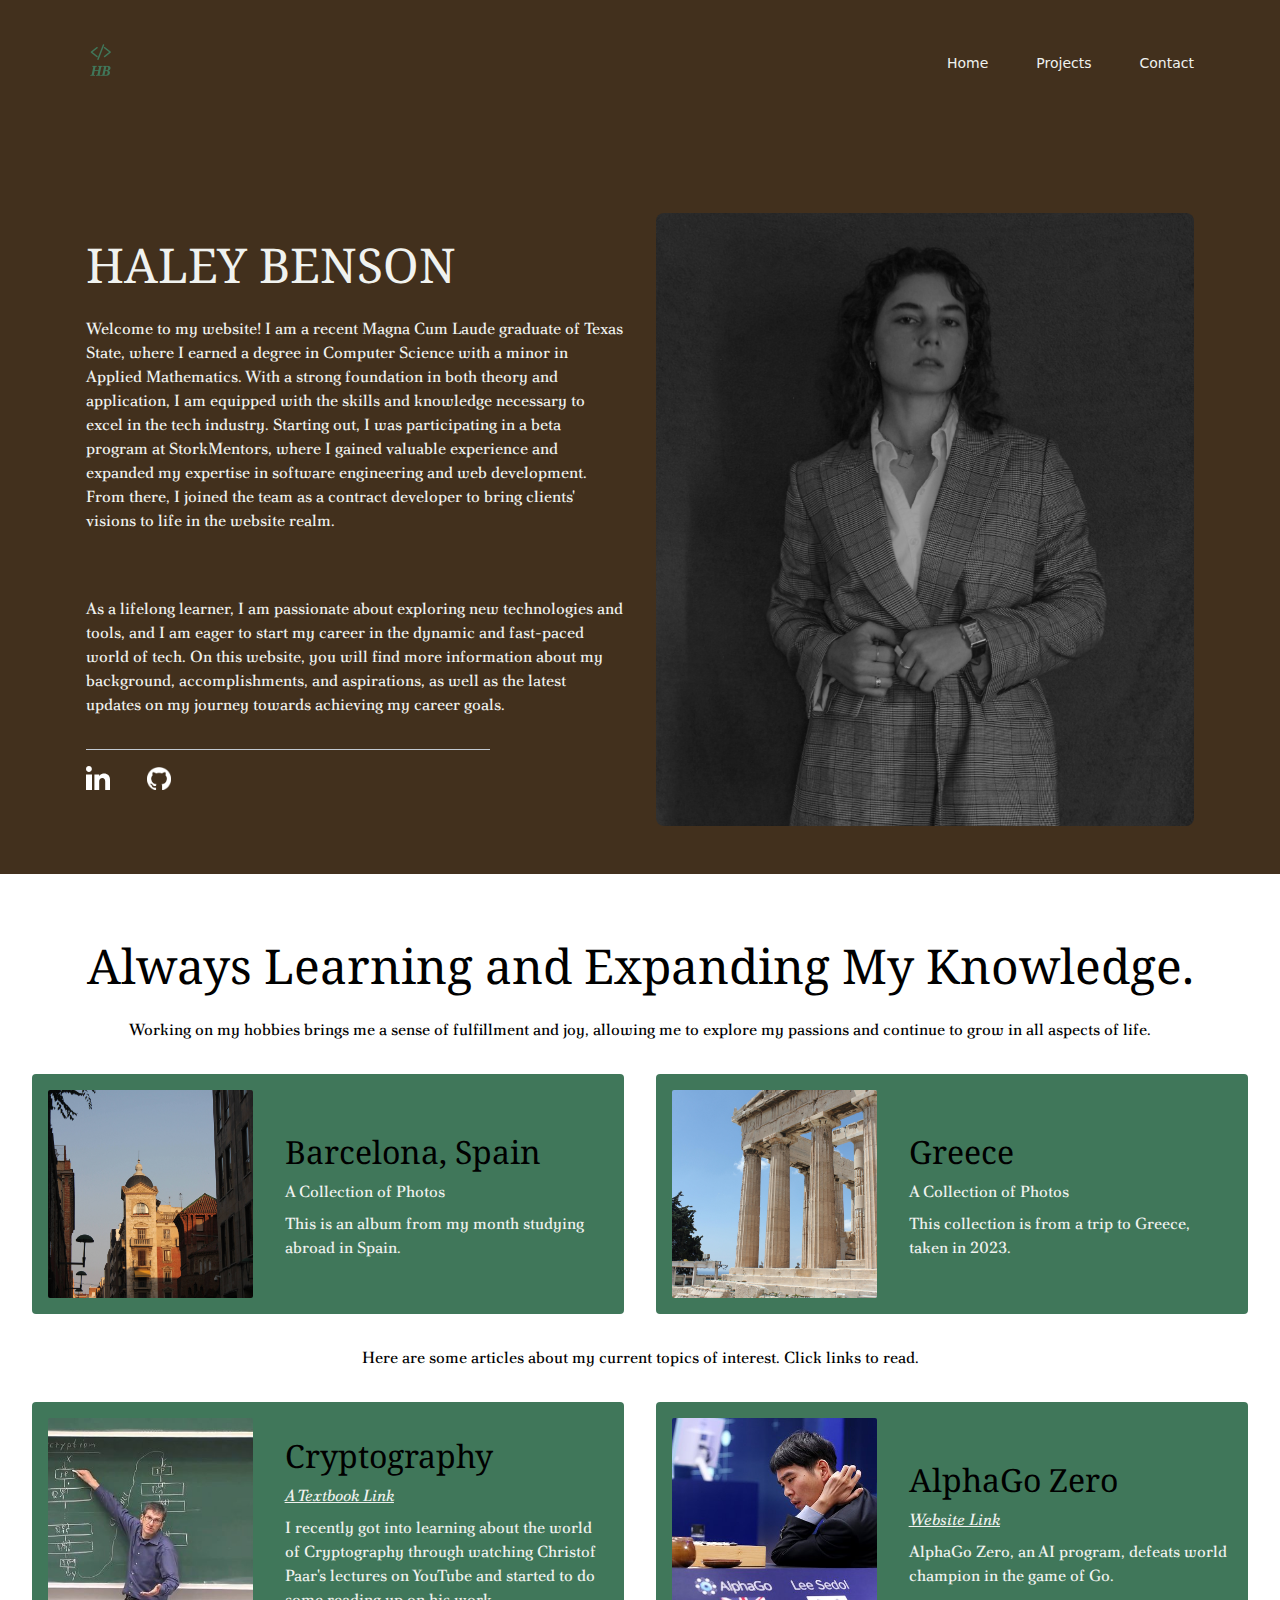
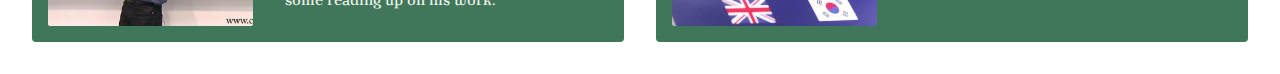
<file: index.html>
<!DOCTYPE html>
<html lang="en">
<head>
    <title>Home - Haley Benson</title>
    <meta charset="UTF-8">
    <meta http-equiv="X-UA-Compatible" content="IE=edge">
    <meta name="viewport" content="width=device-width, initial-scale=1.0">
    <link rel="stylesheet" href="css/tailwind/tailwind.min.css">
    <link rel="stylesheet" href="css/style.css">
    <link rel="preconnect" href="https://fonts.googleapis.com">
    <link rel="preconnect" href="https://fonts.gstatic.com" crossorigin>
    <link href="https://fonts.googleapis.com/css2?family=Noto+Serif:ital,wght@1,700&display=swap" rel="stylesheet">
    <link href="https://fonts.googleapis.com/css2?family=Noto+Serif:ital,wght@1,700&family=Poltawski+Nowy&display=swap" rel="stylesheet">
    <script src="https://cdnjs.cloudflare.com/ajax/libs/jquery/3.6.4/jquery.min.js" integrity="sha512-pumBsjNRGGqkPzKHndZMaAG+bir374sORyzM3uulLV14lN5LyykqNk8eEeUlUkB3U0M4FApyaHraT65ihJhDpQ==" crossorigin="anonymous" referrerpolicy="no-referrer"></script>
    <script src="/js/script.js"></script>
</head>

<body class="antialiased bg-body text-body font-body">
    <div class="">
        
        <section class="header_background">
            <div class="container px-4 mx-auto">
                <nav class="flex justify-between items-center">
                    <a class="text-2xl leading-normal -ml-12" href="#">
                        <img class="w-1/4" src="/images/HB_brown.png" alt="" width="auto">
                    </a>
                    <ul class="hidden lg:flex ml-auto items-center w-auto space-x-12">
                        <li><a class="text-sm white-text hover:text-gray-200" href="/index.html">Home</a></li>
                        <li><a class="text-sm white-text hover:text-gray-200" href="/pages/projects.html">Projects</a></li>
                        <li><a class="text-sm white-text hover:text-gray-200" href="/pages/contact.html">Contact</a></li>
                    </ul>
                </nav>
                <div id="fade_on_load" class="flex flex-wrap items-center -mx-4 lg:my-10 py-12">
                    <div class="w-full md:w-1/2 px-4 mb-8 md:mb-0 self-start">
                        <h1 class="name_header white-text py-4">HALEY BENSON</h1>
                        <p class="para_text white-text text-left">
                            Welcome to my website! I am a recent Magna Cum Laude graduate of Texas State, where I earned a degree in Computer Science with a minor in Applied Mathematics. 
                            With a strong foundation in both theory and application, I am equipped with the skills and knowledge necessary to excel in the tech industry. 
                            Starting out, I was participating in a beta program at StorkMentors, where I gained valuable experience and expanded my expertise in software engineering and web development.
                            From there, I joined the team as a contract developer to bring clients' visions to life in the website realm.
                        </p>
                        <p class="para_text white-text text-left mt-8 py-8">
                            As a lifelong learner, I am passionate about exploring new technologies and tools, and I am eager to start my career in the dynamic and fast-paced world of tech. 
                            On this website, you will find more information about my background, accomplishments, and aspirations, as well as the latest updates on my journey towards achieving my career goals.
                        </p>
                        <hr class="py-2" style="width:75%;text-align:left;margin-left:0">
                        <a class="inline-block mr-8 w-6" href="https://www.linkedin.com/in/haley-benson23/">
                            <img src="/images/linkedin-161-svgrepo-com.svg"> <!--linkedin-->
                        </a>
                        <a class="inline-block w-6" href="https://github.com/haleybenson23">
                            <img src="/images/github-mark-white.png">    <!--github-->
                        </a>
                    </div>
                    <div class="w-full md:w-1/2 px-4">
                        <img class="object-cover w-9/10 h-full rounded-lg" src="/images/HB_suit.JPG" alt=""> <!--profile photo-->
                    </div>
                </div>
            </div>
        </section> 

        <section>
            <div>
                <h1 class="name_header py-4 text-center">Always Learning and Expanding My Knowledge.</h1>
                <p class="para_text text-center">
                    Working on my hobbies brings me a sense of fulfillment and joy, 
                    allowing me to explore my passions and continue to grow in all aspects of life.                 
                </p>
            </div>
            <div class="flex flex-wrap m-4">
                <div class="w-full lg:w-1/2 p-4"> <!--left hobby card-->
                    <div class="green_card p-4 rounded">
                        <div class="flex flex-wrap items-center -mx-4">
                            <div class="w-full md:w-2/5 px-4 mb-4 lg:mb-0">
                                <img class="md:w-full h-52 object-cover rounded-sm"
                                    src="/images/Barcleona/IMG_3538.JPG" alt="">
                            </div>
                            <div class="w-full md:w-3/5 px-4">
                                <h3 class="card_text mb-1">Barcelona, Spain</h3>
                                <p class="mb-2 card_text">
                                    <a href="">A Collection of Photos</a>
                                </p>
                                <p class="card_text">This is an album from my month studying abroad in Spain.</p>
                            </div>
                        </div>
                    </div>
                </div>
                <div class="w-full lg:w-1/2 p-4"> <!--right hobby card-->
                    <div class="green_card p-4 rounded">
                        <div class="flex flex-wrap items-center -mx-4">
                            <div class="w-full md:w-2/5 px-4 mb-4 lg:mb-0">
                                <img class="md:w-full h-52 object-cover rounded-sm"
                                    src="/images/Greece/IMG_5441.JPG" alt="">
                            </div>
                            <div class="w-full md:w-3/5 px-4">
                                <h3 class="card_text mb-1">Greece</h3>
                                <p class="mb-2 card_text">
                                    <a href="">A Collection of Photos</a>
                                </p>
                                <p class="card_text">This collection is from a trip to Greece, taken in 2023.</p>
                            </div>
                        </div>
                    </div>
                </div>
            </div>
            <div>
                <p class="para_text text-center">
                    Here are some articles about my current topics of interest. Click links to read.                 
                </p>
            </div>
            <div class="flex flex-wrap m-4">
                <div class="w-full lg:w-1/2 p-4"> <!--interest card left-->
                    <div class="green_card p-4 rounded">
                        <div class="flex flex-wrap items-center -mx-4">
                            <div class="w-full md:w-2/5 px-4 mb-4 lg:mb-0">
                                <img class="md:w-full h-52 object-cover rounded-sm"
                                    src="/images/christof_paar.jpg" alt="">
                            </div>
                            <div class="w-full md:w-3/5 px-4">
                                <h3 class="card_text mb-1">Cryptography</h3>
                                <p class="mb-2 card_text green_card-links">
                                    <a href="https://gnanavelrec.wordpress.com/wp-content/uploads/2019/06/2.understanding-cryptography-by-christof-paar-.pdf">A Textbook Link</a>
                                </p>
                                <p class="card_text">I recently got into learning about the world of Cryptography 
                                    through watching Christof Paar's lectures on YouTube and started to do some 
                                    reading up on his work.
                                </p>
                            </div>
                        </div>
                    </div>
                </div>
                <div class="w-full lg:w-1/2 p-4"> <!--interest card right-->
                    <div class="green_card p-4 rounded">
                        <div class="flex flex-wrap items-center -mx-4">
                            <div class="w-full md:w-2/5 px-4 mb-4 lg:mb-0">
                                <img class="md:w-full h-52 object-cover rounded-sm"
                                    src="/images/alphago_zero.jpg" alt="">
                            </div>
                            <div class="w-full md:w-3/5 px-4">
                                <h3 class="card_text mb-1">AlphaGo Zero</h3>
                                <p class="mb-2 card_text green_card-links">
                                    <a href="https://www.nature.com/articles/nature24270.epdf?author_access_token=VJXbVjaSHxFoctQQ4p2k4tRgN0jAjWel9jnR3ZoTv0PVW4gB86EEpGqTRDtpIz-2rmo8-KG06gqVobU5NSCFeHILHcVFUeMsbvwS-lxjqQGg98faovwjxeTUgZAUMnRQ">Website Link</a>
                                </p>
                                <p class="card_text">AlphaGo Zero, an AI program, defeats world champion in the game of Go.</p>
                            </div>
                        </div>
                    </div>
                </div>
            </div>
        </section>
    </div>  
</body>
</html>
</file>
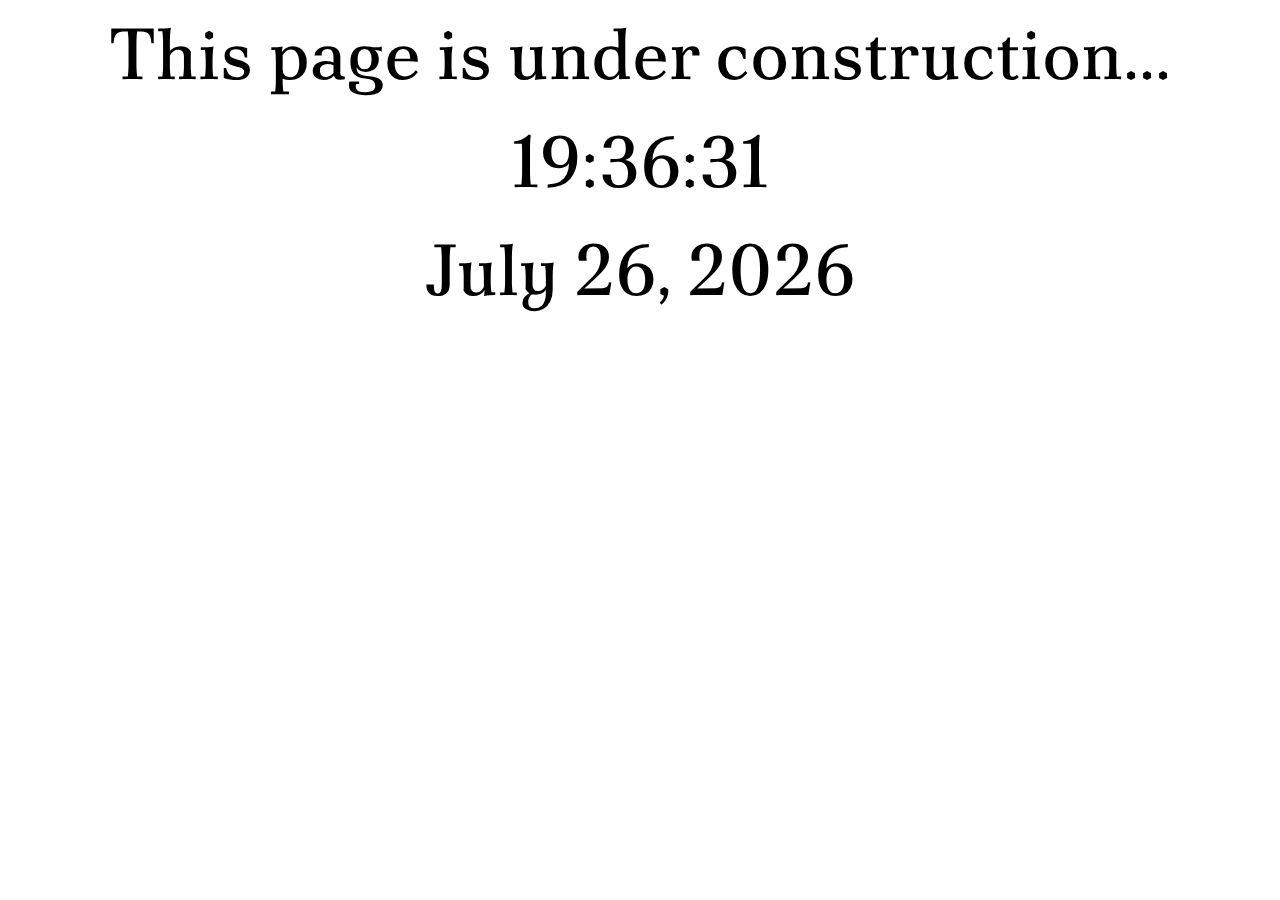
<file: pages/contact.html>
<!DOCTYPE html>
<html lang="en">
<head>
    <title>Contact - Haley Benson</title>
    <meta charset="UTF-8">
    <meta http-equiv="X-UA-Compatible" content="IE=edge">
    <meta name="viewport" content="width=device-width, initial-scale=1.0">
    <link rel="stylesheet" href="/css/tailwind/tailwind.min.css">
    <link rel="stylesheet" href="/css/style.css">
    <link rel="preconnect" href="https://fonts.googleapis.com">
    <link rel="preconnect" href="https://fonts.gstatic.com" crossorigin>
    <link href="https://fonts.googleapis.com/css2?family=Noto+Serif:ital,wght@1,700&display=swap" rel="stylesheet">
    <link href="https://fonts.googleapis.com/css2?family=Noto+Serif:ital,wght@1,700&family=Poltawski+Nowy&display=swap" rel="stylesheet">
    <script src="https://cdnjs.cloudflare.com/ajax/libs/jquery/3.6.4/jquery.min.js" integrity="sha512-pumBsjNRGGqkPzKHndZMaAG+bir374sORyzM3uulLV14lN5LyykqNk8eEeUlUkB3U0M4FApyaHraT65ihJhDpQ==" crossorigin="anonymous" referrerpolicy="no-referrer"></script>
    <script src="/js/script.js"></script>
</head>

<body onload="dayStart()" class="antialiased bg-body text-body font-body">
    <div class="">
        <section class="">

            <p class="clock_style">This page is under construction...</p>
        </section>
    </div>
    <div id="clock_display" class="clock_style"></div>
    <div id="date_display" class="clock_style"></div>
</body>
</file>
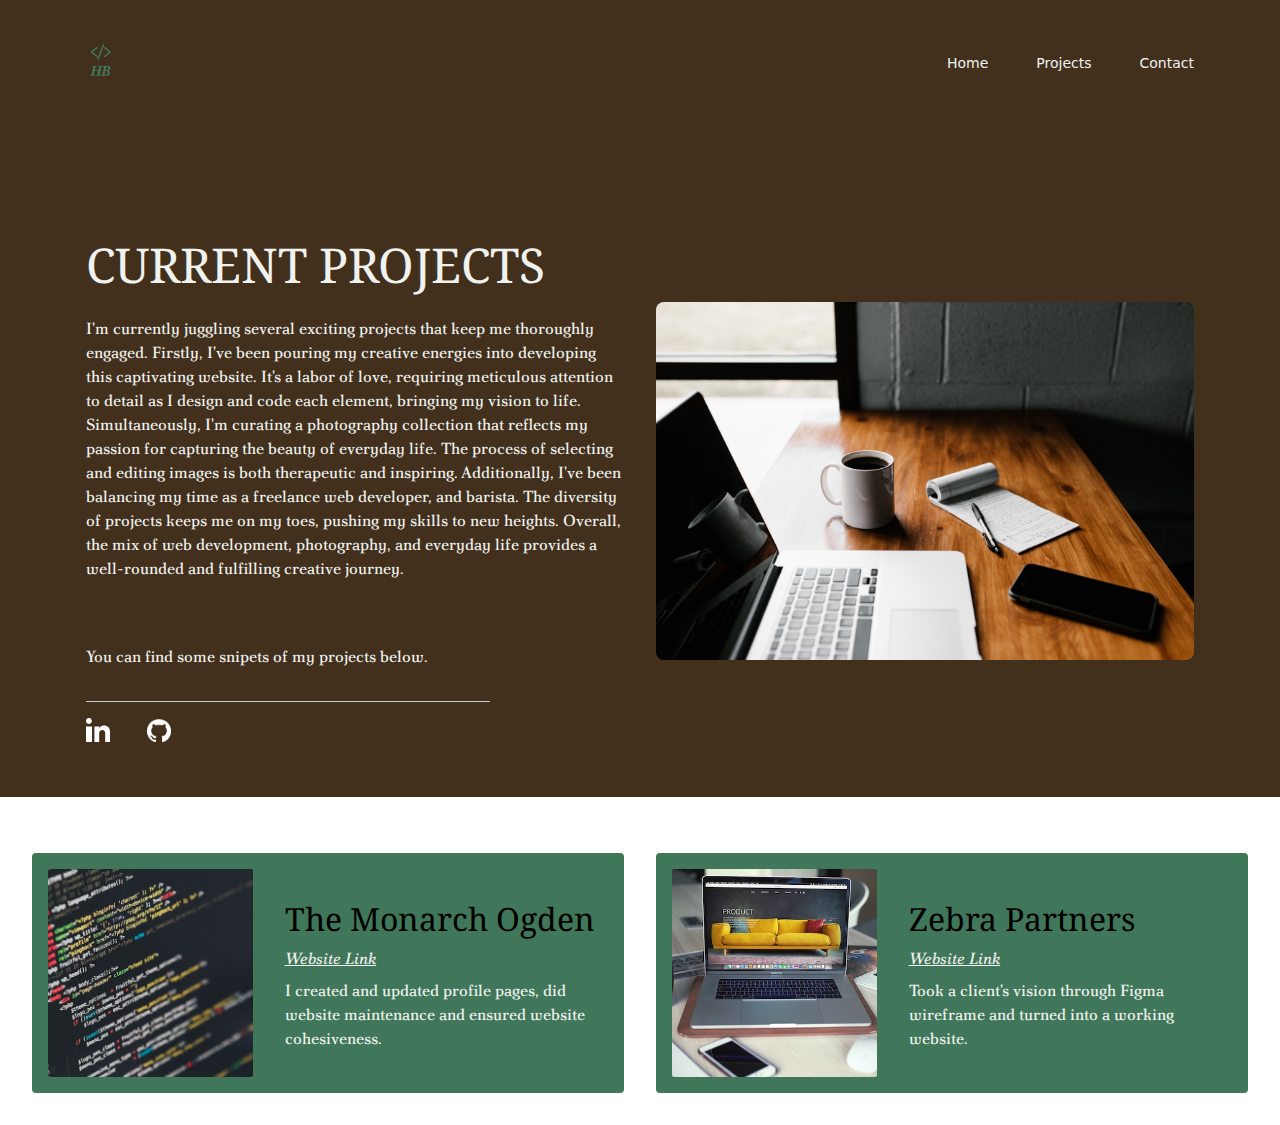
<file: pages/projects.html>
<!DOCTYPE html>
<html lang="en">
<head>
    <title>Projects - Haley Benson</title>
    <meta charset="UTF-8">
    <meta http-equiv="X-UA-Compatible" content="IE=edge">
    <meta name="viewport" content="width=device-width, initial-scale=1.0">
    <link rel="stylesheet" href="/css/tailwind/tailwind.min.css">
    <link rel="stylesheet" href="/css/style.css">
    <link rel="preconnect" href="https://fonts.googleapis.com">
    <link rel="preconnect" href="https://fonts.gstatic.com" crossorigin>
    <link href="https://fonts.googleapis.com/css2?family=Noto+Serif:ital,wght@1,700&display=swap" rel="stylesheet">
    <link href="https://fonts.googleapis.com/css2?family=Noto+Serif:ital,wght@1,700&family=Poltawski+Nowy&display=swap" rel="stylesheet">
    <script src="https://cdnjs.cloudflare.com/ajax/libs/jquery/3.6.4/jquery.min.js" integrity="sha512-pumBsjNRGGqkPzKHndZMaAG+bir374sORyzM3uulLV14lN5LyykqNk8eEeUlUkB3U0M4FApyaHraT65ihJhDpQ==" crossorigin="anonymous" referrerpolicy="no-referrer"></script>
    <script src="/js/script.js"></script>
</head>
<body class="antialiased bg-body text-body font-body">
    <div class="">
        
        <section class="header_background">
            <div class="container px-4 mx-auto">
                <nav class="flex justify-between items-center">
                    <a class="text-2xl leading-normal -ml-12" href="#">
                        <img class="w-1/4" src="/images/HB_brown.png" alt="" width="auto">
                    </a>
                    <ul class="hidden lg:flex ml-auto items-center w-auto space-x-12">
                        <li><a class="text-sm white-text hover:text-gray-200" href="/index.html">Home</a></li>
                        <li><a class="text-sm white-text hover:text-gray-200" href="/pages/projects.html">Projects</a></li>
                        <li><a class="text-sm white-text hover:text-gray-200" href="/pages/contact.html">Contact</a></li>
                    </ul>
                </nav>
                <div id="fade_on_load" class="flex flex-wrap items-center -mx-4 lg:my-10 py-12">
                    <div class="w-full md:w-1/2 px-4 mb-8 md:mb-0 self-start">
                        <h1 class="name_header white-text py-4">CURRENT PROJECTS</h1>
                        <p class="para_text white-text text-left">
                            I'm currently juggling several exciting projects that keep me thoroughly engaged. 
                            Firstly, I've been pouring my creative energies into developing this captivating website. 
                            It's a labor of love, requiring meticulous attention to detail as I design and code each element, bringing my vision to life. 
                            Simultaneously, I'm curating a photography collection that reflects my passion for capturing the beauty of everyday life. 
                            The process of selecting and editing images is both therapeutic and inspiring. 
                            Additionally, I've been balancing my time as a freelance web developer, and barista. 
                            The diversity of projects keeps me on my toes, pushing my skills to new heights. 
                            Overall, the mix of web development, photography, and everyday life provides a well-rounded and fulfilling creative journey.
                        </p>
                        <p class="para_text white-text text-left mt-8 py-8">
                            You can find some snipets of my projects below. 
                        </p>
                        <hr class="py-2" style="width:75%;text-align:left;margin-left:0">
                        <a class="inline-block mr-8 w-6" href="https://www.linkedin.com/in/haley-benson23/">
                            <img src="/images/linkedin-161-svgrepo-com.svg"> <!--linkedin-->
                        </a>
                        <a class="inline-block w-6" href="https://github.com/haleybenson23">
                            <img src="/images/github-mark-white.png">    <!--github-->
                        </a>
                    </div>
                    <div class="w-full md:w-1/2 px-4">
                        <img class="object-cover w-9/10 h-full rounded-lg" src="/images/default-article-photo.jpg" alt="">
                    </div>
                </div>
            </div>
        </section> 

        <section>
            <div class="flex flex-wrap m-4">
                <div class="w-full lg:w-1/2 p-4">
                    <div class="green_card p-4 rounded">
                        <div class="flex flex-wrap items-center -mx-4">
                            <div class="w-full md:w-2/5 px-4 mb-4 lg:mb-0">
                                <img class="md:w-full h-52 object-cover rounded-sm"
                                    src="/images/code_default.jpg" alt="">
                            </div>
                            <div class="w-full md:w-3/5 px-4">
                                <h3 class="card_text mb-1">The Monarch Ogden</h3>
                                <p class="mb-2 card_text green_card-links">
                                    <a href="https://themonarchogden.com/">Website Link</a>
                                </p>
                                <p class="card_text">I created and updated profile pages, did website maintenance and ensured website cohesiveness. </p>
                            </div>
                        </div>
                    </div>
                </div>
                <div class="w-full lg:w-1/2 p-4">
                    <div class="green_card p-4 rounded">
                        <div class="flex flex-wrap items-center -mx-4">
                            <div class="w-full md:w-2/5 px-4 mb-4 lg:mb-0">
                                <img class="md:w-full h-52 object-cover rounded-sm"
                                    src="/images/web_default.jpg" alt="">
                            </div>
                            <div class="w-full md:w-3/5 px-4">
                                <h3 class="card_text mb-1">Zebra Partners</h3>
                                <p class="mb-2 card_text green_card-links">
                                    <a href="https://zebrapartners.net/">Website Link</a>
                                </p>
                                <p class="card_text">Took a client's vision through Figma wireframe and turned into a working website.</p>
                            </div>
                        </div>
                    </div>
                </div>
            </div>
        </section>
    </div>  
</body>
</file>
<file: css/style.css>
/* Font Colors:
brown - rgb(66,48,29); or #42301D
white - #F0F2EF
green - #40775A */

.header_background {
    background: rgb(66,48,29);
}

.white-text {
    color: #F0F2EF;
}

h1.name_header {
    font-family: 'Noto Serif', serif;
    font-size: 48px; 
}

p.para_text {
    font-family: 'Noto Serif', serif;
    font-family: 'Poltawski Nowy', serif;
}


/* styling green article cards on landing page */
.green_card {
    background-color: #40775A;
}

h3.card_text {
    font-family: 'Noto Serif', serif;
    font-size: 32px;
}

p.card_text {
    font-family: 'Noto Serif', serif;
    font-family: 'Poltawski Nowy', serif;
    color: #F0F2EF;
}

.green_card:hover {
    transition: all .7s ease-in-out;
    transform: scale(1.1);
}

.green_card-links {
    font-style: italic;
    text-decoration-line: underline;
}

/*styling clock*/
.clock_style {
    font-family: 'Noto Serif', serif;
    font-family: 'Poltawski Nowy', serif;
    font-size: 72px;
    text-align: center;
}
</file>
